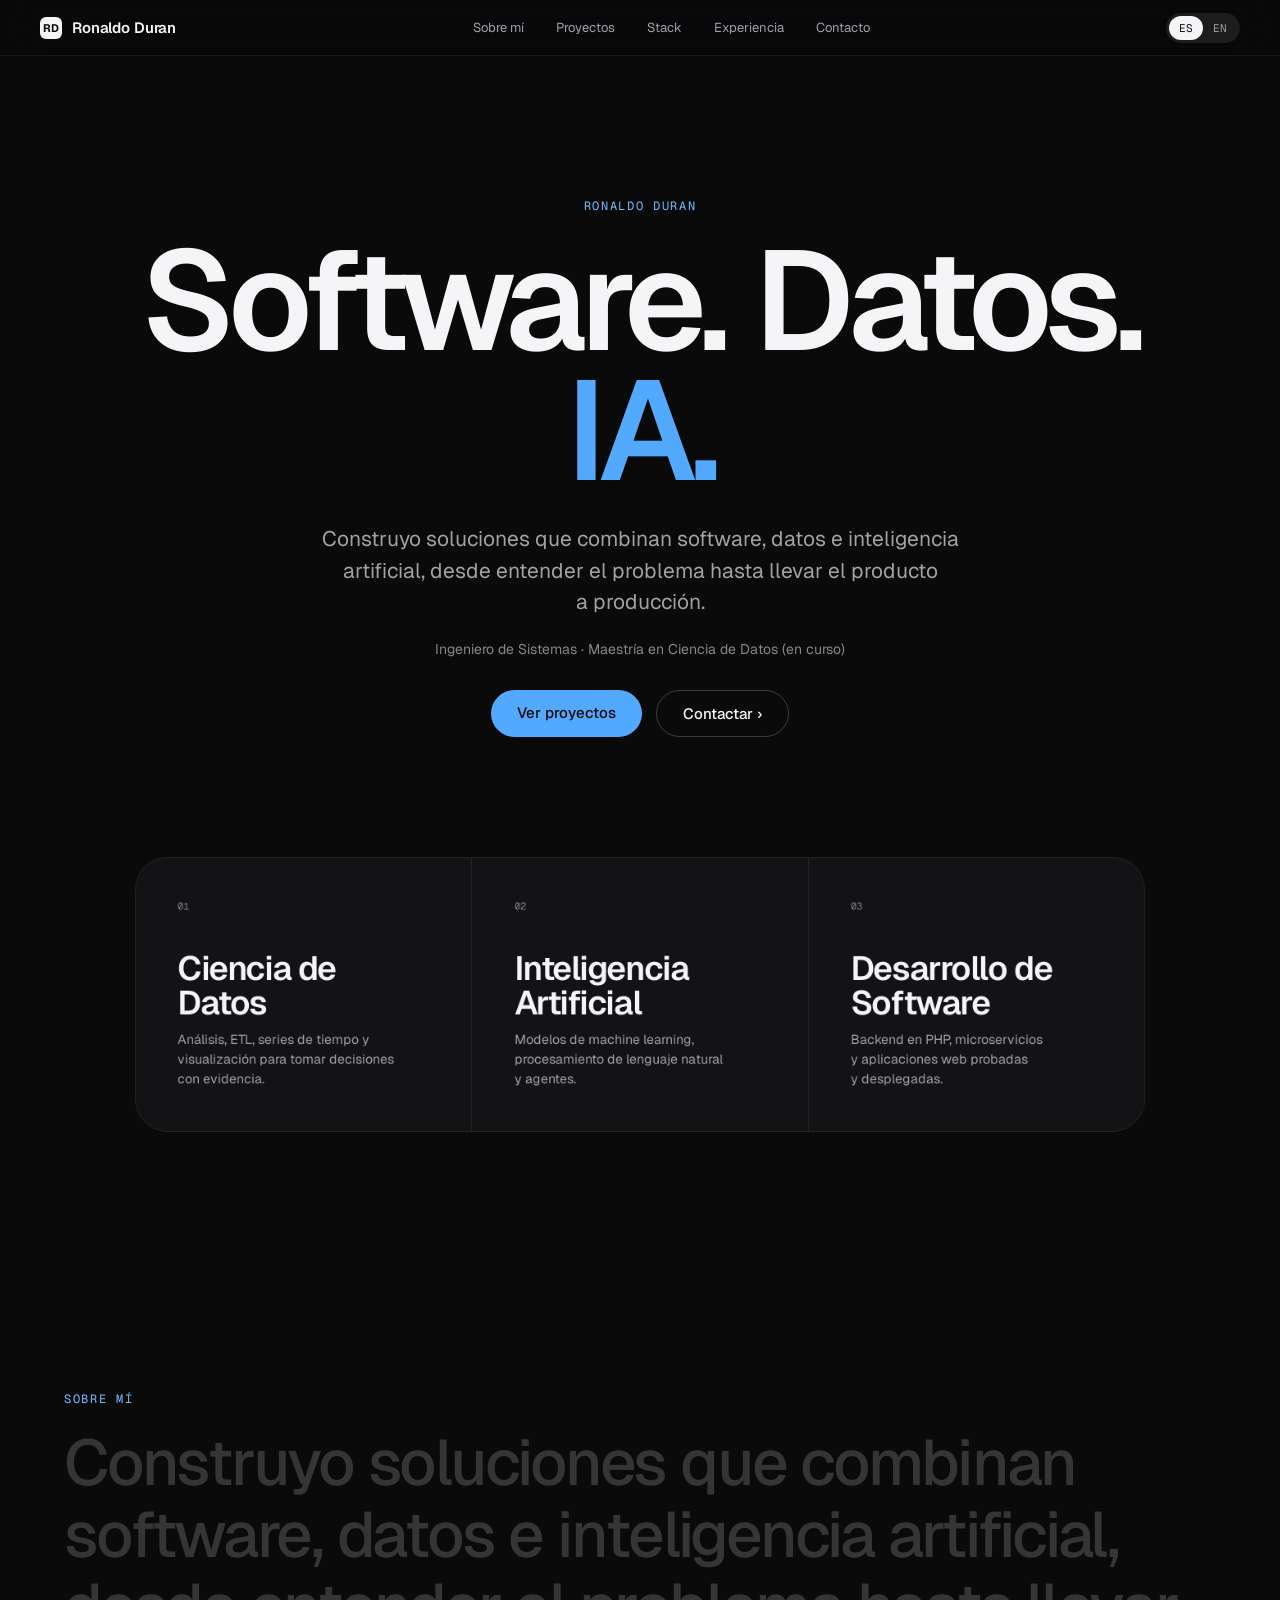
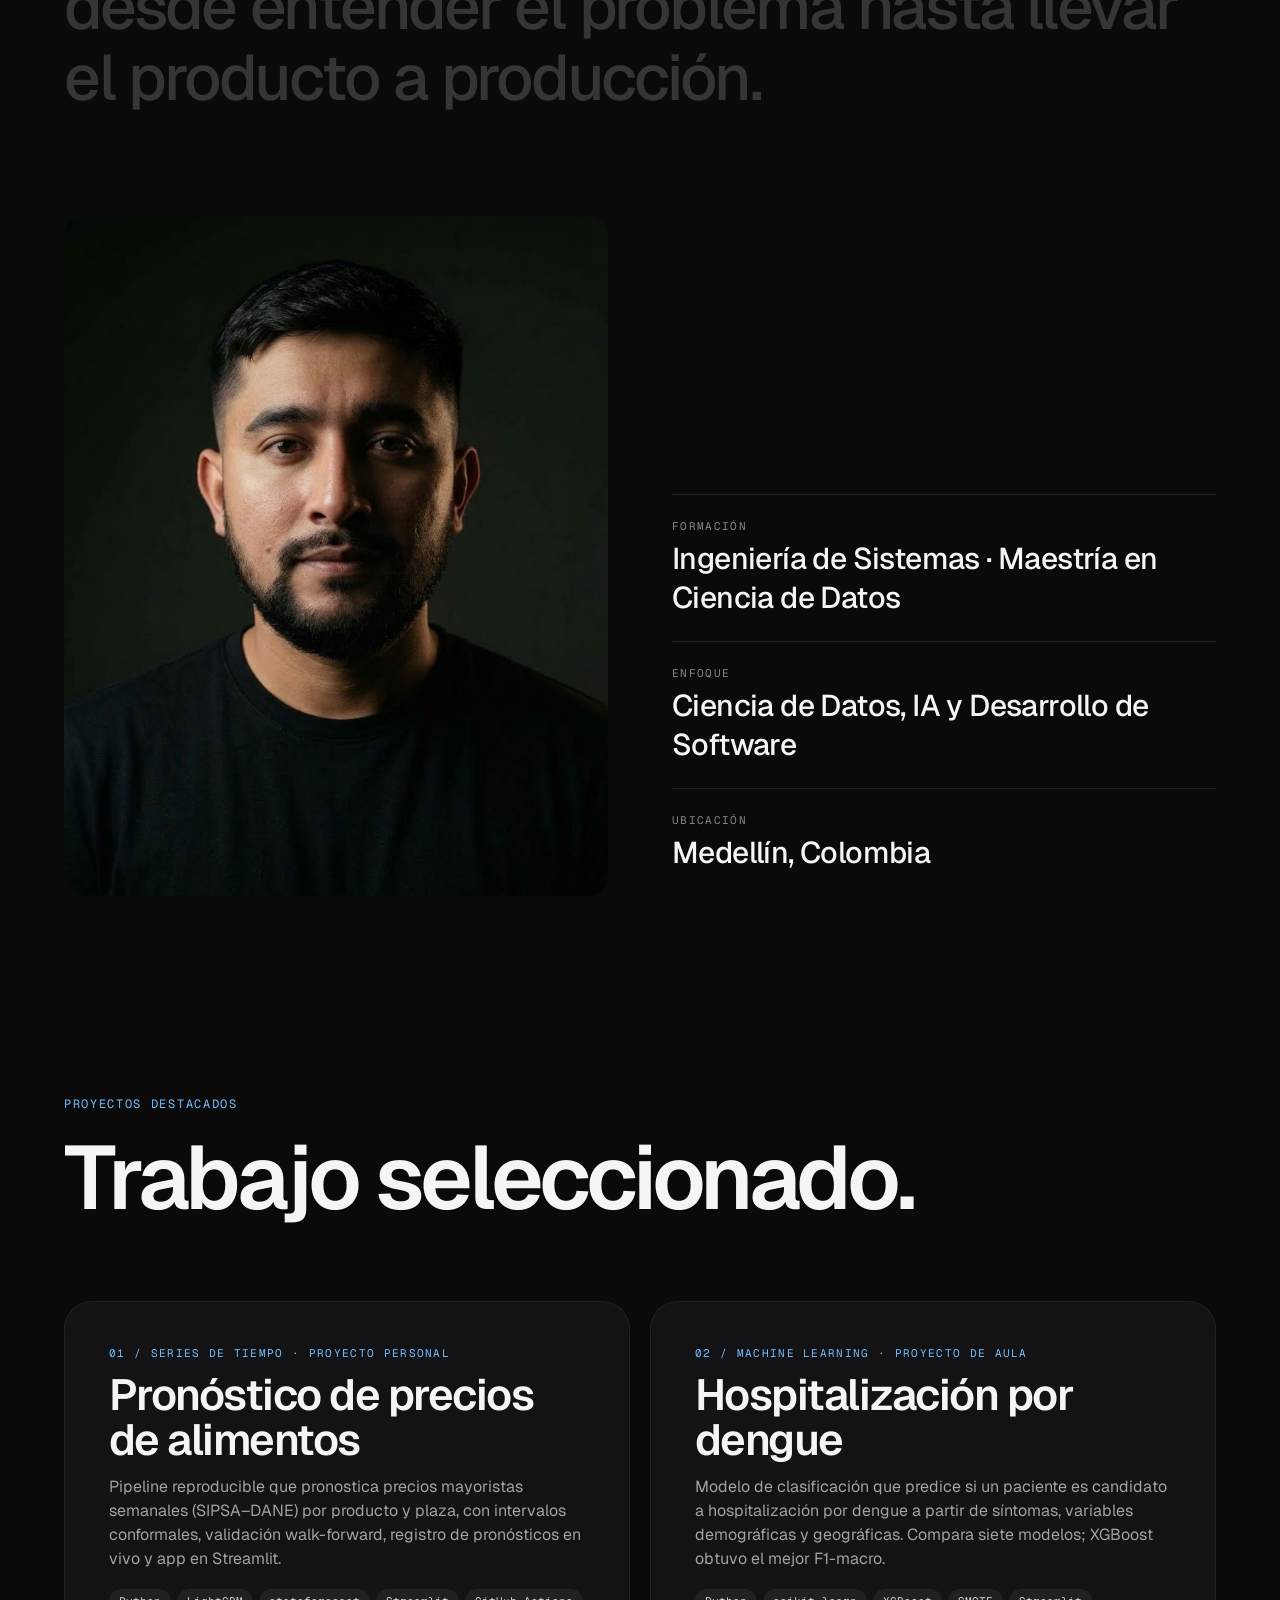
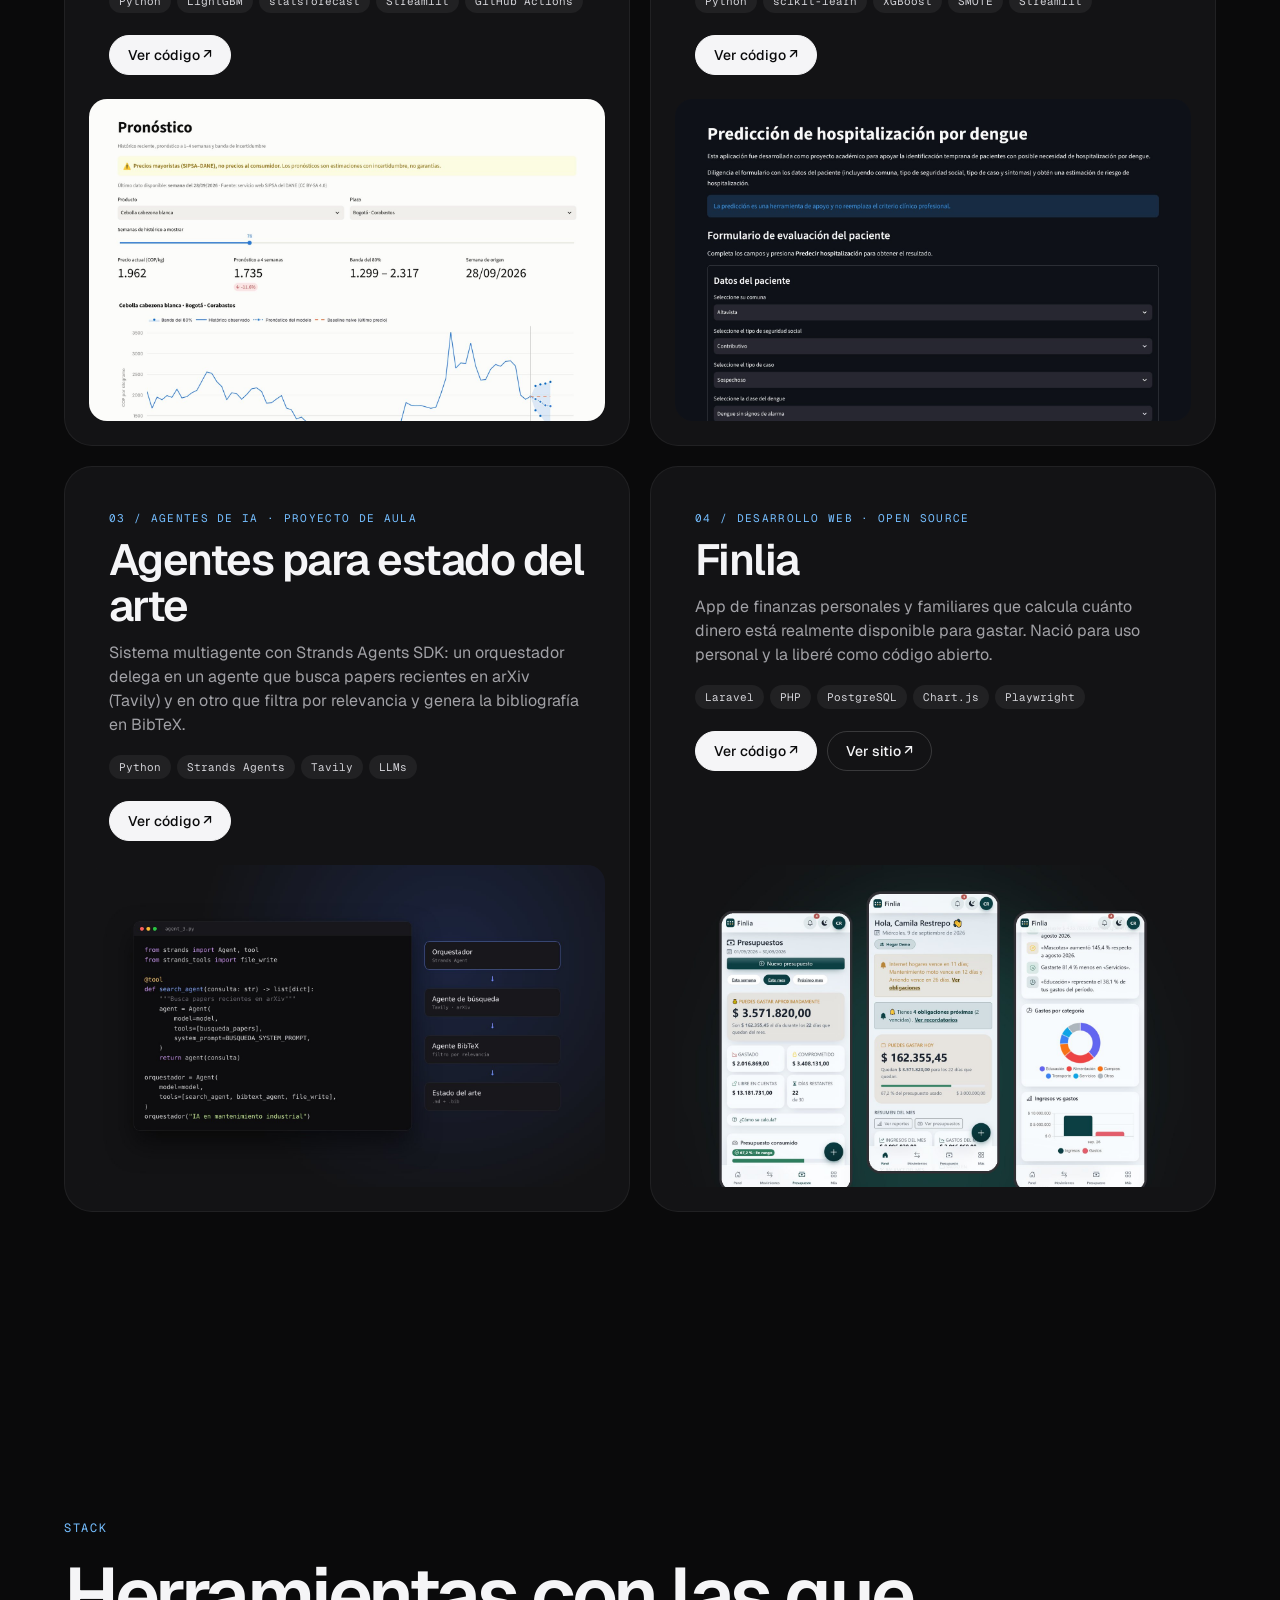
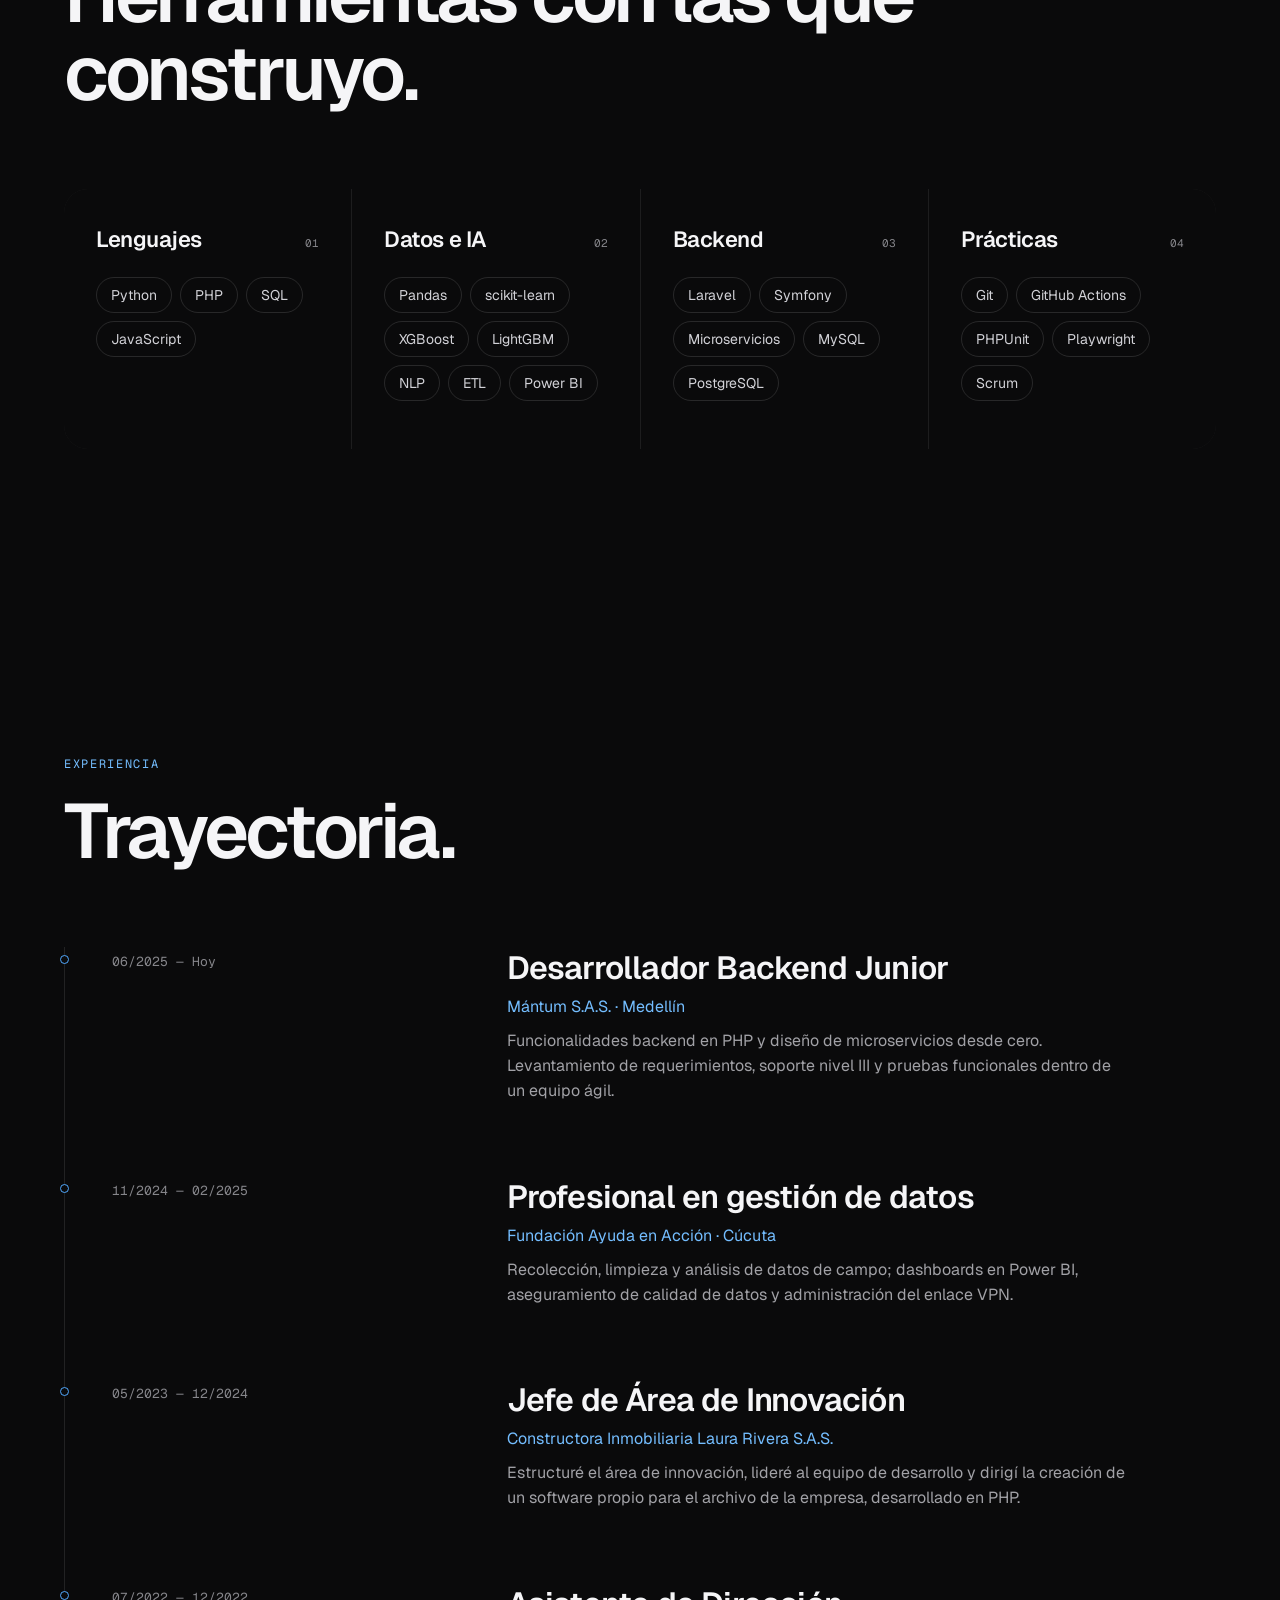
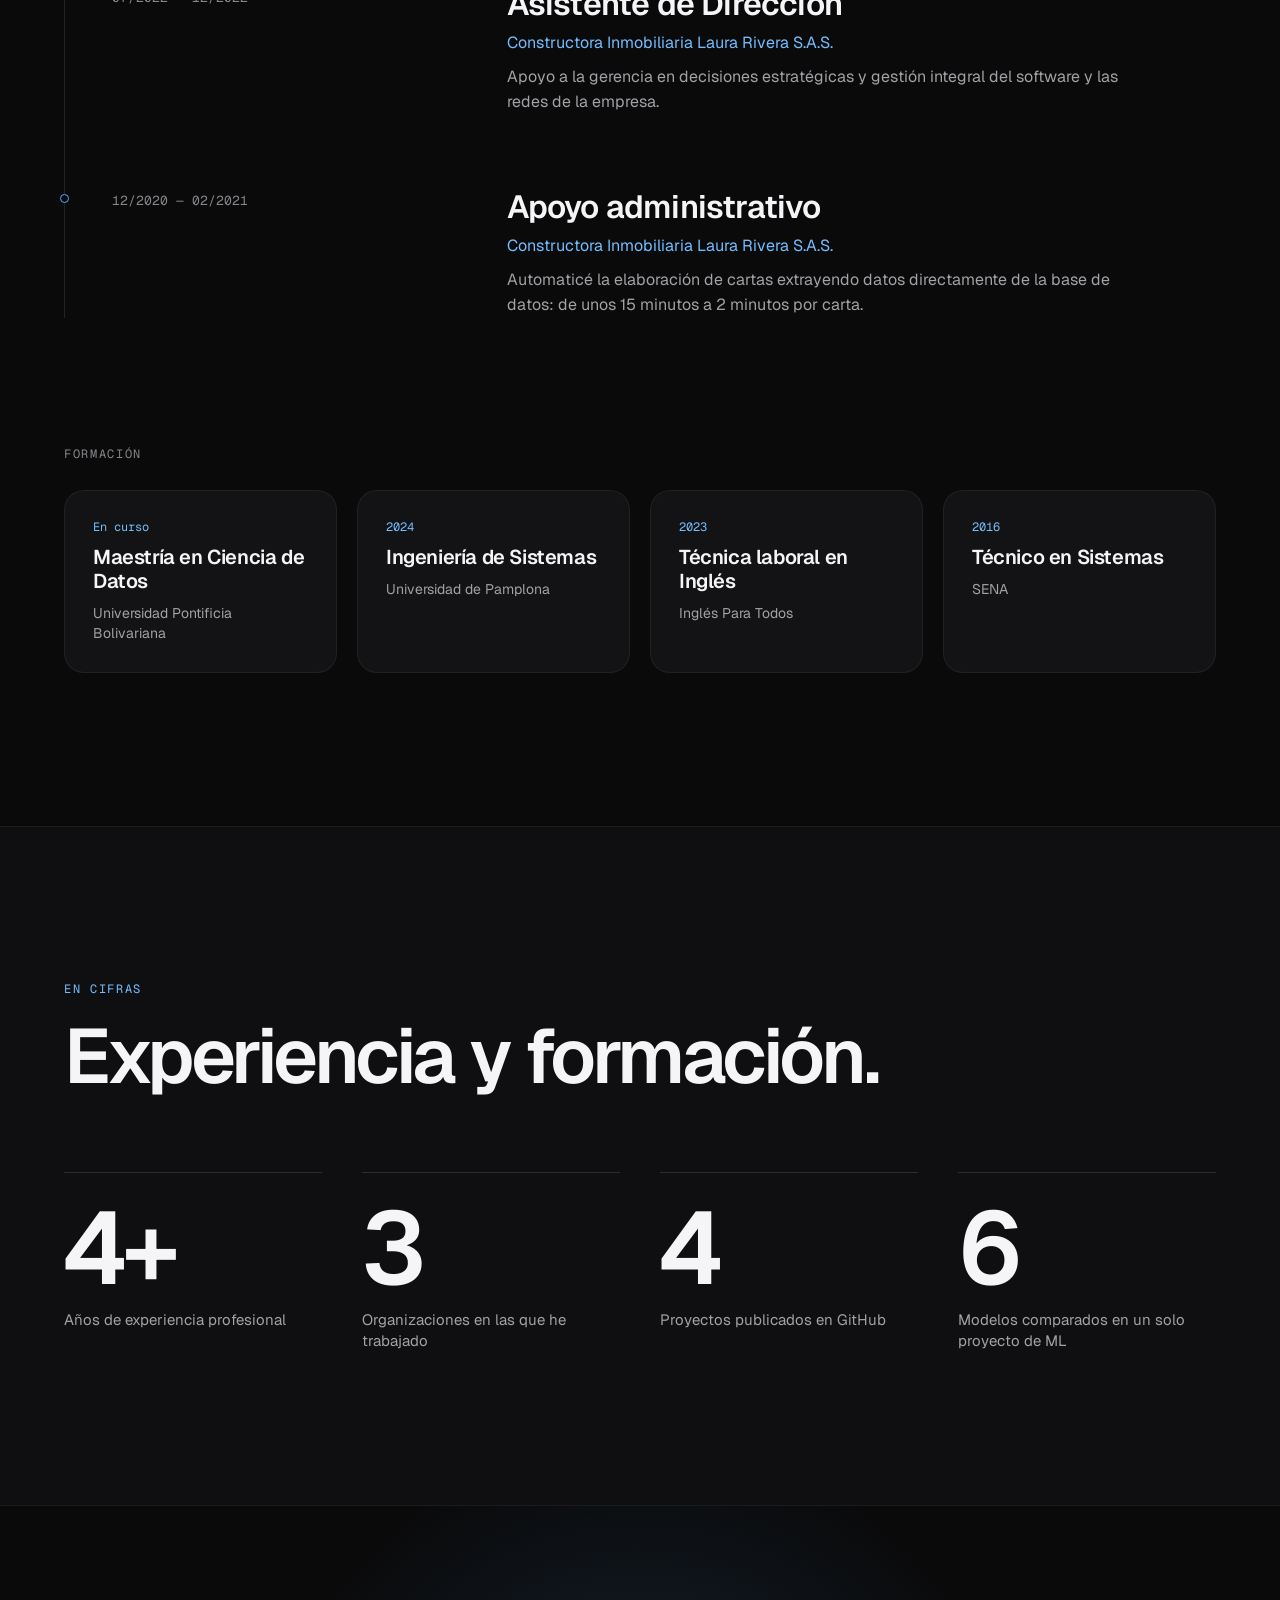
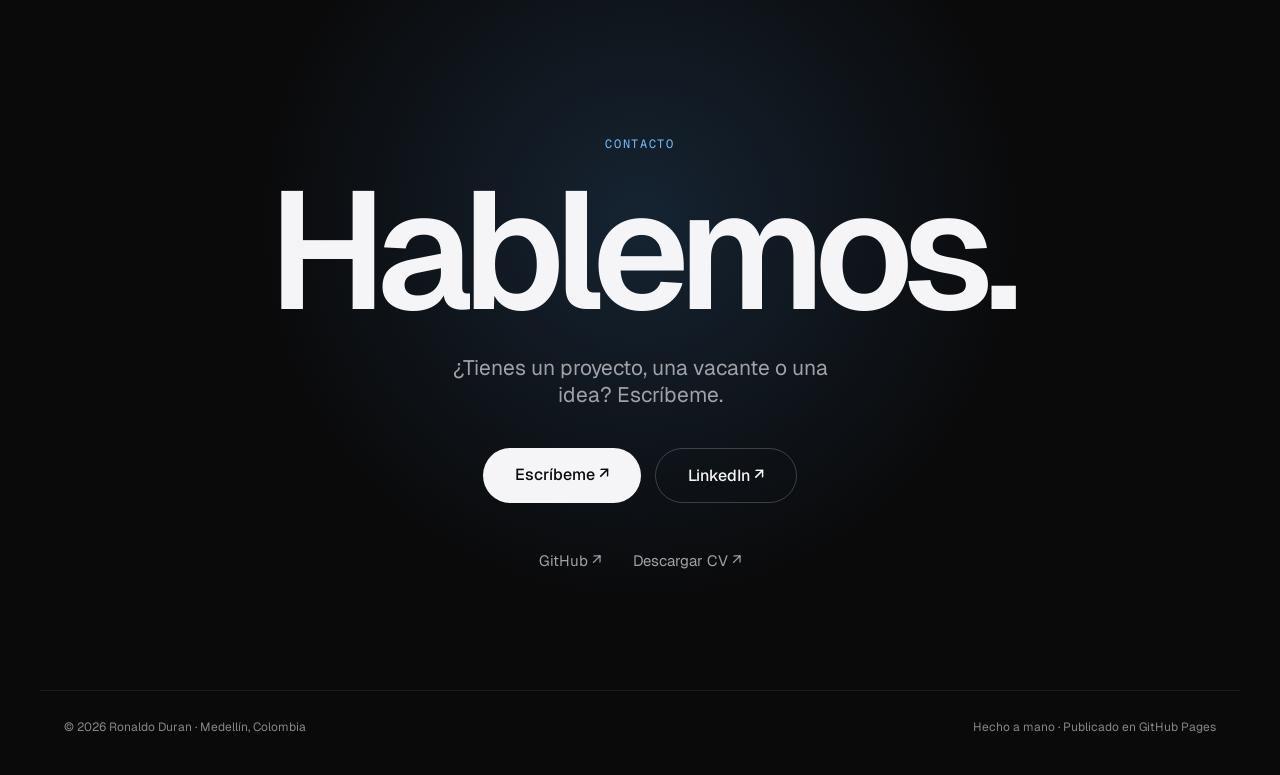
<file: index.html>
<!DOCTYPE html>
<html lang="es">
<head>
<meta charset="utf-8">
<meta name="viewport" content="width=device-width, initial-scale=1">
<title>Ronaldo Duran · Software, Datos e IA</title>
<meta name="description" content="Ingeniero de Sistemas y estudiante de Maestría en Ciencia de Datos en Medellín. Proyectos de machine learning, series de tiempo, agentes de IA y desarrollo backend.">
<meta name="author" content="Ronaldo Duran">
<meta name="theme-color" content="#0a0a0b">
<link rel="canonical" href="https://ronaldo-duran.github.io/">
<meta property="og:type" content="website">
<meta property="og:url" content="https://ronaldo-duran.github.io/">
<meta property="og:title" content="Ronaldo Duran · Software, Datos e IA">
<meta property="og:description" content="Construyo soluciones que combinan software, datos e inteligencia artificial.">
<meta property="og:image" content="https://ronaldo-duran.github.io/assets/img/og.jpg">
<meta name="twitter:card" content="summary_large_image">
<link rel="icon" href="favicon.svg" type="image/svg+xml">
<link rel="preconnect" href="https://fonts.googleapis.com">
<link rel="preconnect" href="https://fonts.gstatic.com" crossorigin>
<link href="https://fonts.googleapis.com/css2?family=Geist:wght@300;400;500;600;700&family=Geist+Mono:wght@400;500&display=swap" rel="stylesheet">
<link rel="stylesheet" href="assets/css/style.css">
<script type="application/ld+json">
{"@context":"https://schema.org","@type":"Person","name":"José Ronaldo Duran Toloza","alternateName":"Ronaldo Duran","jobTitle":"Ingeniero de Sistemas","url":"https://ronaldo-duran.github.io/","image":"https://ronaldo-duran.github.io/assets/img/ronaldo.jpg","address":{"@type":"PostalAddress","addressLocality":"Medellín","addressCountry":"CO"},"sameAs":["https://github.com/ronaldo-duran","https://www.linkedin.com/in/ronaldoduran"]}
</script>
</head>
<body>
<a class="skip" href="#sobre-mi">Saltar al contenido</a>

<nav class="nav" id="nav">
  <a href="#top" class="brand"><span class="logo">RD</span><span>Ronaldo Duran</span></a>
  <div class="nav-links" data-list="nav"></div>
  <div class="nav-right">
    <div class="lang" role="group" aria-label="Idioma / Language">
      <button type="button" data-lang="es">ES</button>
      <button type="button" data-lang="en">EN</button>
    </div>
    <button type="button" class="burger" id="burger" aria-expanded="false" aria-controls="mobile-menu" data-i18n-aria="menu"><span></span><span></span></button>
  </div>
</nav>
<div class="mobile-menu" id="mobile-menu" hidden data-list="navMobile"></div>

<main id="top">
  <section class="hero">
    <div class="hero-text" data-hero-fade>
      <p class="eyebrow" data-reveal>Ronaldo Duran</p>
      <h1 class="hero-words" data-list="heroWords"></h1>
      <p class="tagline" data-reveal data-delay="600" data-i18n="tagline"></p>
      <p class="role" data-reveal data-delay="700" data-i18n="role"></p>
      <div class="hero-cta" data-reveal data-delay="850">
        <a href="#proyectos" class="btn btn-accent" data-i18n="ctaProjects"></a>
        <a href="#contacto" class="btn btn-ghost"><span data-i18n="ctaContact"></span> ›</a>
      </div>
    </div>
    <div class="focus" data-grow data-list="focus"></div>
  </section>

  <section id="sobre-mi" class="wrap section-xl">
    <p class="label" data-reveal data-i18n="aboutLabel"></p>
    <p class="words" data-words></p>
    <div class="about-grid">
      <figure class="portrait" data-reveal>
        <img src="assets/img/ronaldo.jpg" width="765" height="1024" loading="lazy" decoding="async" data-i18n-alt="portraitAlt" alt="Retrato de Ronaldo Duran">
      </figure>
      <div class="facts" data-list="facts"></div>
    </div>
  </section>

  <section id="proyectos" class="section-pb">
    <div class="wrap head">
      <p class="label" data-reveal data-i18n="projectsLabel"></p>
      <h2 class="h2" data-reveal data-delay="100" data-i18n="projectsTitle"></h2>
    </div>
    <div class="wrap projects" data-list="projects"></div>
  </section>

  <section id="stack" class="wrap section">
    <p class="label" data-reveal data-i18n="skillsLabel"></p>
    <h2 class="h2 mb" data-reveal data-delay="100" data-i18n="skillsTitle"></h2>
    <div class="skills" data-list="skills"></div>
  </section>

  <section id="experiencia" class="wrap section">
    <p class="label" data-reveal data-i18n="expLabel"></p>
    <h2 class="h2 mb" data-reveal data-delay="100" data-i18n="expTitle"></h2>
    <div class="tl" data-tl>
      <div class="tl-line"></div>
      <div class="tl-fill" data-tl-fill></div>
      <div class="tl-items" data-list="exp"></div>
    </div>
    <div class="edu-block">
      <p class="label muted" data-reveal data-i18n="eduLabel"></p>
      <div class="edu" data-list="edu"></div>
    </div>
  </section>

  <section class="stats-band">
    <div class="wrap" data-stats>
      <p class="label" data-reveal data-i18n="numLabel"></p>
      <h2 class="h2 mb" data-reveal data-delay="100" data-i18n="numTitle"></h2>
      <div class="stats" data-list="stats"></div>
    </div>
  </section>

  <section id="contacto" class="contact">
    <div class="contact-glow"></div>
    <p class="label" data-reveal data-i18n="contactLabel"></p>
    <h2 class="contact-title" data-reveal data-delay="100" data-i18n="contactTitle"></h2>
    <p class="contact-sub" data-reveal data-delay="200" data-i18n="contactSub"></p>
    <div class="contact-cta" data-reveal data-delay="300">
      <a class="btn btn-light btn-lg" id="mail-link" href="#"><span data-i18n="emailBtn"></span> ↗</a>
      <a class="btn btn-ghost btn-lg" id="li-link" href="#" target="_blank" rel="noopener">LinkedIn ↗</a>
    </div>
    <div class="contact-links" data-reveal data-delay="400">
      <a id="gh-link" href="#" target="_blank" rel="noopener">GitHub ↗</a>
      <a id="cv-link" href="#" target="_blank" rel="noopener"><span data-i18n="cv"></span> ↗</a>
    </div>
  </section>

  <footer class="wrap footer">
    <span>© <span id="year">2026</span> Ronaldo Duran · Medellín, Colombia</span>
    <span data-i18n="footer"></span>
  </footer>
</main>

<noscript><p style="padding:24px;text-align:center">Este sitio necesita JavaScript para mostrar su contenido.</p></noscript>
<script src="assets/js/data.js"></script>
<script src="assets/js/main.js"></script>
</body>
</html>
</file>
<file: assets/css/style.css>
:root{
  --bg:#0a0a0b; --bg-2:#0f0f11; --card:#131315; --fg:#f5f5f7; --fg-2:#d2d2d7; --muted:#a1a1a6; --dim:#86868b;
  --line:rgba(255,255,255,0.08); --acc:#4f9dff; --acc-2:#7ab6ff;
  --acc:oklch(0.72 0.15 250); --acc-2:oklch(0.78 0.13 250);
  --mono:'Geist Mono',ui-monospace,monospace; --ease:cubic-bezier(.2,.7,.2,1);
}
*{box-sizing:border-box}
html{scroll-behavior:smooth;background:var(--bg)}
body{margin:0;background:var(--bg);color:var(--fg);font-family:'Geist',Helvetica,Arial,sans-serif;-webkit-font-smoothing:antialiased;overflow-x:hidden}
a{color:var(--fg);text-decoration:none}
a:hover{color:var(--acc-2)}
::selection{background:var(--acc);color:var(--bg)}
img{display:block;max-width:100%}
:focus-visible{outline:2px solid var(--acc-2);outline-offset:3px;border-radius:4px}
.skip{position:absolute;left:-999px;top:8px;z-index:100;background:var(--fg);color:var(--bg);padding:8px 14px;border-radius:6px}
.skip:focus{left:8px}

.wrap{max-width:1200px;margin:0 auto;padding-left:24px;padding-right:24px}
.section{padding-top:clamp(80px,12vw,160px);padding-bottom:clamp(80px,12vw,160px)}
.section-xl{padding-top:clamp(120px,16vw,200px);padding-bottom:clamp(120px,16vw,200px)}
.section-pb{padding-bottom:clamp(80px,12vw,160px)}
.label{margin:0 0 20px;font-family:var(--mono);font-size:12px;letter-spacing:.14em;text-transform:uppercase;color:var(--acc-2)}
.label.muted{color:var(--dim);margin-bottom:28px}
.h2{margin:0;font-size:clamp(40px,6vw,80px);font-weight:600;letter-spacing:-0.045em;line-height:1.02;max-width:900px;text-wrap:pretty}
.h2.mb{margin-bottom:clamp(48px,6vw,80px)}
.head{padding-bottom:clamp(48px,6vw,80px)}
#proyectos .h2{font-size:clamp(44px,7vw,96px)}

.btn{display:inline-block;padding:13px 26px;border-radius:999px;font-size:15px;font-weight:500;transition:transform .3s var(--ease),opacity .3s}
.btn:hover{transform:scale(1.04)}
.btn-accent{background:var(--acc);color:var(--bg)}
.btn-accent:hover,.btn-light:hover{color:var(--bg)}
.btn-light{background:var(--fg);color:var(--bg)}
.btn-ghost{border:1px solid rgba(255,255,255,0.2);color:var(--fg)}
.btn-ghost:hover{color:var(--fg)}
.btn-lg{padding:16px 32px;font-size:16px}

/* Nav */
.nav{position:fixed;inset:0 0 auto 0;z-index:50;height:56px;display:flex;align-items:center;justify-content:space-between;padding:0 clamp(16px,4vw,40px);background:rgba(10,10,11,0.35);backdrop-filter:saturate(180%) blur(20px);-webkit-backdrop-filter:saturate(180%) blur(20px);border-bottom:1px solid rgba(255,255,255,0.06);transition:background .4s}
.nav.scrolled{background:rgba(10,10,11,0.78)}
.brand{font-weight:600;font-size:15px;letter-spacing:-0.01em;display:flex;align-items:center;gap:10px}
.logo{width:22px;height:22px;border-radius:6px;background:var(--fg);color:var(--bg);display:grid;place-items:center;font-size:11px;font-weight:700}
.nav-links{display:flex;gap:32px;font-size:13px}
.nav-links a{color:var(--muted);transition:color .2s}
.nav-links a:hover{color:var(--fg)}
.nav-right{display:flex;align-items:center;gap:12px}
.lang{display:flex;padding:3px;border-radius:999px;background:rgba(255,255,255,0.08);font-family:var(--mono);font-size:11px}
.lang button{border:0;cursor:pointer;padding:5px 10px;border-radius:999px;font:inherit;background:transparent;color:var(--muted);transition:all .25s}
.lang button[aria-pressed="true"]{background:var(--fg);color:var(--bg)}
.burger{display:none;border:0;background:transparent;cursor:pointer;width:44px;height:44px;flex-direction:column;justify-content:center;align-items:center;gap:6px}
.burger span{width:18px;height:1.5px;background:var(--fg);transition:transform .3s}
.burger[aria-expanded="true"] span:first-child{transform:translateY(3.75px) rotate(45deg)}
.burger[aria-expanded="true"] span:last-child{transform:translateY(-3.75px) rotate(-45deg)}
.mobile-menu{position:fixed;inset:56px 0 0 0;z-index:49;background:rgba(10,10,11,0.96);backdrop-filter:blur(20px);-webkit-backdrop-filter:blur(20px);padding:32px 24px;display:flex;flex-direction:column;gap:8px}
.mobile-menu[hidden]{display:none}
.mobile-menu a{font-size:32px;font-weight:600;letter-spacing:-0.03em;padding:10px 0;border-bottom:1px solid rgba(255,255,255,0.06)}
@media (max-width:859px){.nav-links{display:none}.burger{display:flex}}

/* Hero */
.hero{position:relative;padding:clamp(140px,22vh,220px) 24px 0;display:flex;flex-direction:column;align-items:center;text-align:center}
.hero-text{display:flex;flex-direction:column;align-items:center;gap:22px;max-width:1100px}
.eyebrow{margin:0;font-family:var(--mono);font-size:12px;letter-spacing:.14em;text-transform:uppercase;color:var(--acc-2)}
.hero-words{margin:0;font-size:clamp(56px,11vw,168px);font-weight:600;letter-spacing:-0.055em;line-height:0.92;display:flex;flex-wrap:wrap;justify-content:center;column-gap:0.22em}
.hero-words span{display:inline-block}
.hero-words span:last-child{color:var(--acc)}
.tagline{margin:6px 0 0;max-width:640px;font-size:clamp(17px,1.8vw,21px);line-height:1.5;color:var(--muted);text-wrap:pretty}
.role{margin:0;font-size:14px;color:var(--dim)}
.hero-cta{display:flex;flex-wrap:wrap;justify-content:center;gap:14px;margin-top:10px}
.focus{margin-top:clamp(64px,10vw,120px);width:min(1400px,100%);border-radius:32px;overflow:hidden;background:var(--card);border:1px solid rgba(255,255,255,0.07);display:grid;grid-template-columns:repeat(auto-fit,minmax(min(100%,280px),1fr));gap:1px;will-change:transform;transform-origin:center top;text-align:left}
.focus > div{padding:clamp(32px,4vw,56px);display:flex;flex-direction:column;gap:18px;min-height:clamp(240px,26vw,360px);justify-content:space-between;box-shadow:1px 0 0 rgba(255,255,255,0.07),0 1px 0 rgba(255,255,255,0.07)}
.focus .n{font-family:var(--mono);font-size:12px;color:var(--dim)}
.focus .t{display:block;font-size:clamp(28px,3.2vw,44px);font-weight:600;letter-spacing:-0.035em;line-height:1.02;margin-bottom:12px}
.focus .d{display:block;font-size:16px;line-height:1.5;color:var(--muted);text-wrap:pretty}

/* About */
.words{margin:0;font-size:clamp(32px,5vw,64px);font-weight:500;letter-spacing:-0.035em;line-height:1.12;text-wrap:pretty}
.words span{opacity:.18;transition:opacity .35s}
.about-grid{margin-top:clamp(64px,8vw,112px);display:grid;grid-template-columns:repeat(auto-fit,minmax(min(100%,300px),1fr));gap:20px clamp(20px,5vw,64px)}
.portrait{margin:0;aspect-ratio:4/5;border-radius:20px;overflow:hidden;background:var(--card)}
.portrait img{width:100%;height:100%;object-fit:cover;object-position:center 30%}
.facts{display:flex;flex-direction:column;justify-content:flex-end}
.facts > div{padding:24px 0;border-top:1px solid rgba(255,255,255,0.1);display:flex;flex-direction:column;gap:6px}
.facts .k{font-family:var(--mono);font-size:11px;letter-spacing:.12em;text-transform:uppercase;color:var(--dim)}
.facts .v{font-size:clamp(22px,2.4vw,30px);font-weight:500;letter-spacing:-0.02em}

/* Projects */
.projects{display:grid;grid-template-columns:repeat(2,minmax(0,1fr));gap:20px}
@media (max-width:859px){.projects{grid-template-columns:1fr}}
.project{border-radius:28px;background:var(--card);border:1px solid rgba(255,255,255,0.06);overflow:hidden;display:flex;flex-direction:column;transition:transform .5s var(--ease),border-color .4s}
.project:hover{transform:scale(1.012);border-color:rgba(255,255,255,0.16)}
.project .body{padding:clamp(28px,3.5vw,44px) clamp(28px,3.5vw,44px) 24px;display:flex;flex-direction:column;gap:12px}
.project .cat{font-family:var(--mono);font-size:11px;color:var(--acc-2);letter-spacing:.12em;text-transform:uppercase}
.project h3{margin:0;font-size:clamp(28px,3.4vw,44px);font-weight:600;letter-spacing:-0.035em;line-height:1.05}
.project p{margin:0;font-size:16px;line-height:1.5;color:var(--muted);max-width:620px;text-wrap:pretty}
.tags{display:flex;flex-wrap:wrap;gap:6px;margin-top:6px}
.tags span{font-family:var(--mono);font-size:11px;padding:5px 10px;border-radius:999px;background:rgba(255,255,255,0.06);color:var(--fg-2)}
.links{display:flex;flex-wrap:wrap;gap:10px;margin-top:10px}
.links a{font-size:14px;font-weight:500;padding:10px 18px;border-radius:999px;border:1px solid rgba(255,255,255,0.16)}
.links a.primary{background:var(--fg);color:var(--bg);border-color:var(--fg)}
.links a.primary:hover{color:var(--bg);opacity:.9}
.shot{margin-top:auto;aspect-ratio:16/10;margin-left:clamp(16px,2vw,24px);margin-right:clamp(16px,2vw,24px);margin-bottom:clamp(16px,2vw,24px);border-radius:18px;overflow:hidden;background:#18181b;display:block}
.shot img{width:100%;height:100%;object-fit:cover;object-position:center top;transition:transform 1s var(--ease)}
.project:hover .shot img{transform:scale(1.03)}

/* Skills */
.skills{display:grid;grid-template-columns:repeat(auto-fit,minmax(min(100%,260px),1fr));gap:1px;background:var(--line);border-radius:24px;overflow:hidden}
.skills > div{background:var(--bg);padding:36px 32px;display:flex;flex-direction:column;gap:24px;min-height:260px}
.skills .top{display:flex;justify-content:space-between;align-items:baseline}
.skills .cat{font-size:22px;font-weight:600;letter-spacing:-0.02em}
.skills .n{font-family:var(--mono);font-size:11px;color:var(--dim)}
.chips{display:flex;flex-wrap:wrap;gap:8px}
.chips span{font-size:14px;padding:8px 14px;border-radius:999px;border:1px solid rgba(255,255,255,0.12);color:var(--fg-2);transition:all .25s}
.chips span:hover{background:var(--fg);color:var(--bg);border-color:var(--fg)}

/* Timeline */
.tl{position:relative;padding-left:clamp(28px,4vw,48px)}
.tl-line{position:absolute;left:0;top:0;bottom:0;width:1px;background:rgba(255,255,255,0.1)}
.tl-fill{position:absolute;left:0;top:0;width:1px;height:0;background:var(--acc);box-shadow:0 0 12px var(--acc)}
.tl-items{display:flex;flex-direction:column;gap:clamp(48px,6vw,72px)}
.tl-item{position:relative;display:grid;grid-template-columns:minmax(150px,1fr) 2fr;gap:12px 40px}
@media (max-width:640px){.tl-item{grid-template-columns:1fr}}
.tl-item .dot{position:absolute;left:calc(-1 * clamp(28px,4vw,48px) - 4px);top:8px;width:9px;height:9px;border-radius:50%;background:var(--bg);border:1px solid var(--acc)}
.tl-item .period{font-family:var(--mono);font-size:13px;color:var(--dim);padding-top:6px}
.tl-item .main{min-width:0;display:flex;flex-direction:column;gap:8px}
.tl-item .r{font-size:clamp(24px,2.6vw,32px);font-weight:600;letter-spacing:-0.025em}
.tl-item .o{font-size:16px;color:var(--acc-2)}
.tl-item p{margin:4px 0 0;font-size:16px;line-height:1.55;color:var(--muted);max-width:620px;text-wrap:pretty}
.edu-block{margin-top:clamp(80px,10vw,128px)}
.edu{display:grid;grid-template-columns:repeat(auto-fit,minmax(min(100%,250px),1fr));gap:20px}
.edu > div{border-radius:20px;background:var(--card);border:1px solid rgba(255,255,255,0.06);padding:28px;display:flex;flex-direction:column;gap:10px}
.edu .y{font-family:var(--mono);font-size:12px;color:var(--acc-2)}
.edu .t{font-size:20px;font-weight:600;letter-spacing:-0.02em;line-height:1.2}
.edu .o{font-size:14px;color:var(--muted);line-height:1.45}

/* Stats */
.stats-band{padding:clamp(80px,12vw,160px) 0;background:var(--bg-2);border-top:1px solid rgba(255,255,255,0.05);border-bottom:1px solid rgba(255,255,255,0.05)}
.stats{display:grid;grid-template-columns:repeat(auto-fit,minmax(min(100%,220px),1fr));gap:40px}
.stats > div{display:flex;flex-direction:column;gap:10px;padding-top:24px;border-top:1px solid rgba(255,255,255,0.12)}
.stats .v{font-size:clamp(64px,8vw,112px);font-weight:600;letter-spacing:-0.06em;line-height:1;font-variant-numeric:tabular-nums}
.stats .l{font-size:15px;color:var(--muted);line-height:1.4}

/* Contact */
.contact{position:relative;overflow:hidden;padding:clamp(120px,18vw,240px) 24px clamp(80px,10vw,120px);text-align:center;display:flex;flex-direction:column;align-items:center}
.contact > *{position:relative}
.contact .contact-glow{position:absolute;left:50%;top:40%;width:min(900px,120vw);aspect-ratio:1;transform:translate(-50%,-50%);border-radius:50%;background:radial-gradient(circle,oklch(0.72 0.15 250 / 0.16) 0%,transparent 60%);pointer-events:none}
.contact .label{margin-bottom:24px}
.contact-title{margin:0;font-size:clamp(64px,13vw,200px);font-weight:600;letter-spacing:-0.06em;line-height:0.9}
.contact-sub{margin:28px 0 40px;font-size:clamp(17px,1.8vw,21px);color:var(--muted);max-width:520px;text-wrap:pretty}
.contact-cta{display:flex;flex-wrap:wrap;justify-content:center;gap:14px}
.contact-links{display:flex;flex-wrap:wrap;justify-content:center;gap:32px;margin-top:48px;font-size:15px}
.contact-links a{color:var(--muted)}
.contact-links a:hover{color:var(--fg)}
.footer{padding-top:28px;padding-bottom:40px;border-top:1px solid var(--line);display:flex;flex-wrap:wrap;justify-content:space-between;gap:12px;font-size:12px;color:var(--dim)}

/* Reveal */
.js [data-reveal]{opacity:0;transform:translateY(56px) scale(0.98);filter:blur(10px);transition:opacity 1.1s var(--ease),transform 1.4s cubic-bezier(.16,1,.3,1),filter 1.1s ease}
.js [data-reveal].in{opacity:1;transform:none;filter:none}
@media (prefers-reduced-motion:reduce){
  html{scroll-behavior:auto}
  .js [data-reveal]{opacity:1;transform:none;filter:none;transition:none}
  .words span{opacity:1!important}
  .focus{transform:none!important}
}
</file>
